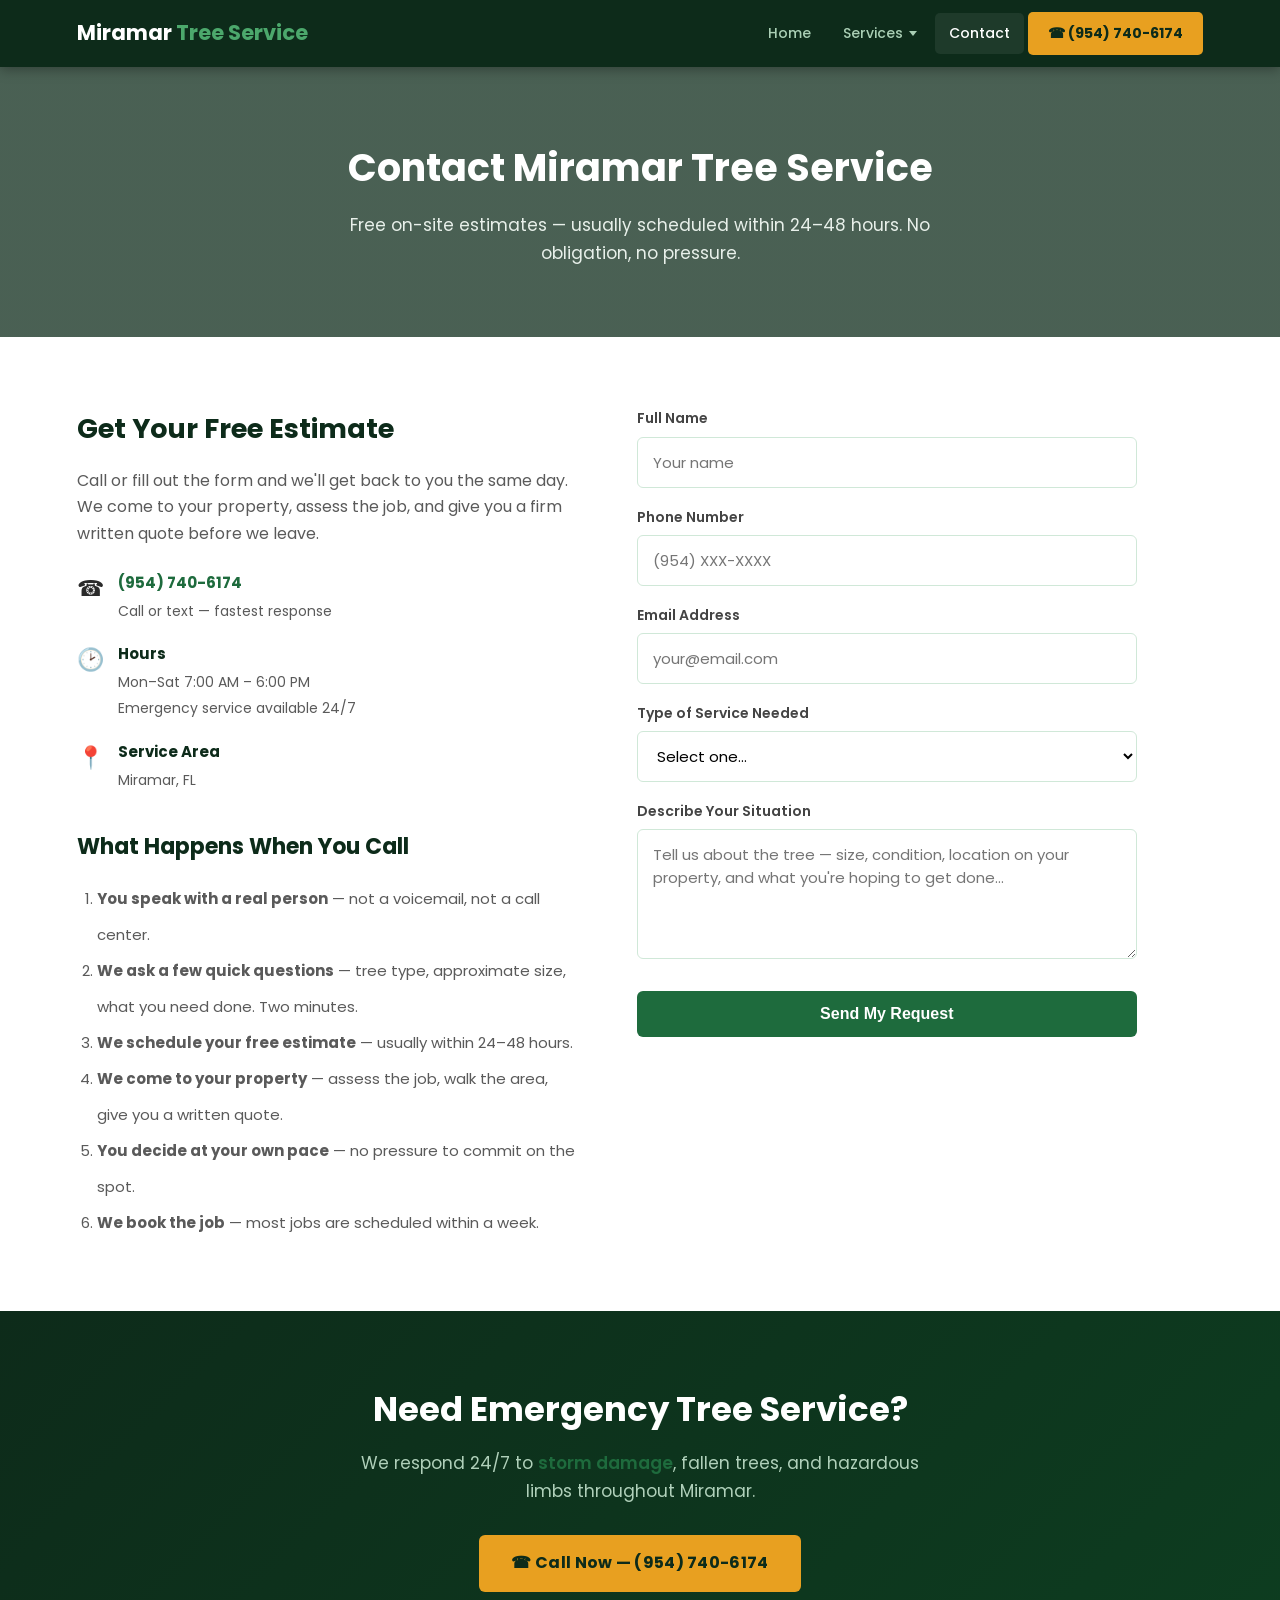
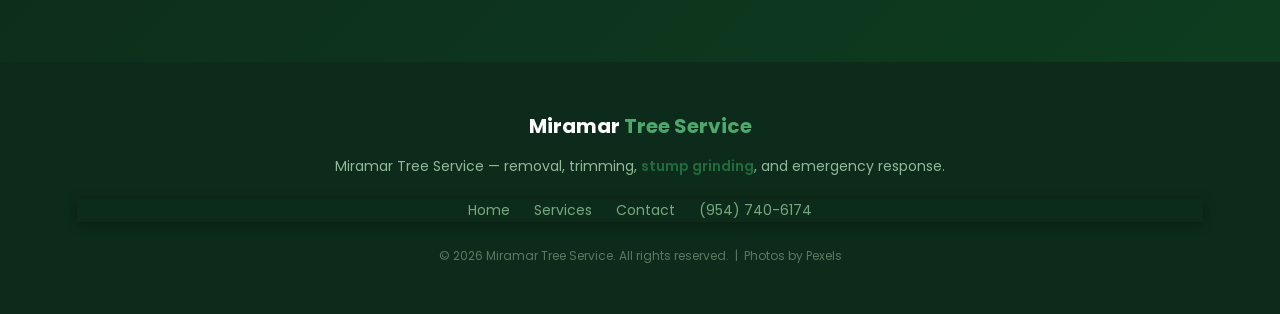
<file: contact.html>
<!DOCTYPE html>

<html lang="en">
<head>
<link href="https://www.treeservicemiramarfl.com/contact.html" rel="canonical"/>
<meta charset="utf-8"/>
<meta content="width=device-width, initial-scale=1.0" name="viewport"/>
<title>Contact Miramar Tree Service | Free Estimates in Miramar, FL</title>
<meta content="Get a free estimate for tree service in Miramar, FL. Call (954) 740-6174 or fill out the form. We serve Miramar, FL and surrounding areas." name="description"/>
<link href="/favicon-32x32.png" rel="icon" sizes="32x32" type="image/png"/>
<link href="/favicon-16x16.png" rel="icon" sizes="16x16" type="image/png"/>
<link href="/favicon.ico" rel="icon" sizes="any"/>
<link href="/apple-touch-icon.png" rel="apple-touch-icon" sizes="180x180"/>
<link href="/android-chrome-192x192.png" rel="icon" sizes="192x192" type="image/png"/>
<link href="/android-chrome-512x512.png" rel="icon" sizes="512x512" type="image/png"/>
<link href="https://fonts.googleapis.com" rel="preconnect"/>
<link crossorigin="" href="https://fonts.gstatic.com" rel="preconnect"/>
<link href="https://fonts.googleapis.com/css2?family=Poppins:wght@400;500;600;700;800&amp;display=swap" rel="stylesheet"/>
<link href="styles.css" rel="stylesheet"/>
<script async="" defer="" src="https://js.hcaptcha.com/1/api.js"></script>
<script type="application/ld+json">
  {
    "@context": "https://schema.org",
    "@type": "LocalBusiness",
    "name": "Miramar Tree Service",
    "telephone": "(954) 740-6174",
    "address": {
      "@type": "PostalAddress",
      "addressLocality": "Miramar",
      "addressRegion": "FL",
      "addressCountry": "US"
    },
    "areaServed": ["Miramar, FL"],
    "openingHours": "Mo-Sa 07:00-18:00"
  }
  </script>
</head>
<body>
<nav>
<div class="nav-logo">Miramar <span>Tree Service</span></div>
<div class="nav-links">
<a href="/">Home</a>
<div class="has-dropdown">
<a href="services.html">Services</a>
<div class="dropdown-menu">
<ul class="dropdown-menu-list">
<li><a href="tree-removal-miramar.html">Tree Removal</a></li>
<li><a href="tree-trimming-miramar.html">Tree Trimming</a></li>
<li><a href="palm-tree-trimming-miramar.html">Palm Trimming</a></li>
<li><a href="stump-grinding-miramar.html">Stump Grinding</a></li>
<li><a href="emergency-tree-service-miramar.html">Emergency &amp; Storm</a></li>
</ul>
</div>
</div>
<a class="active" href="contact.html">Contact</a>
<a class="nav-phone" href="tel:9547406174">☎ (954) 740-6174</a>
</div>
</nav>
<div class="page-header" style="background-image: linear-gradient(rgba(13,43,26,0.75), rgba(13,43,26,0.75)), url('https://images.pexels.com/photos/6174457/pexels-photo-6174457.jpeg?auto=compress&amp;cs=tinysrgb&amp;w=1400'); background-size: cover; background-position: center;">
<h1>Contact Miramar Tree Service</h1>
<p>Free on-site estimates — usually scheduled within 24–48 hours. No obligation, no pressure.</p>
</div>
<section>
<div class="contact-grid">
<div class="contact-info">
<h2>Get Your Free Estimate</h2>
<p>Call or fill out the form and we'll get back to you the same day. We come to your property, assess the job, and give you a firm written quote before we leave.</p>
<div class="contact-detail">
<div class="icon">☎</div>
<div>
<strong><a href="tel:9547406174" style="color: var(--green);">(954) 740-6174</a></strong>
<span>Call or text — fastest response</span>
</div>
</div>
<div class="contact-detail">
<div class="icon">🕑</div>
<div>
<strong>Hours</strong>
<span>Mon–Sat 7:00 AM – 6:00 PM<br/>Emergency service available 24/7</span>
</div>
</div>
<div class="contact-detail">
<div class="icon">📍</div>
<div>
<strong>Service Area</strong>
<span>Miramar, FL</span>
</div>
</div>
<h2 style="margin-top: 36px; font-size: 22px;">What Happens When You Call</h2>
<ol style="padding-left: 20px; line-height: 2.4; color: var(--muted); font-size: 15px; margin-top: 12px;">
<li><strong>You speak with a real person</strong> — not a voicemail, not a call center.</li>
<li><strong>We ask a few quick questions</strong> — tree type, approximate size, what you need done. Two minutes.</li>
<li><strong>We schedule your free estimate</strong> — usually within 24–48 hours.</li>
<li><strong>We come to your property</strong> — assess the job, walk the area, give you a written quote.</li>
<li><strong>You decide at your own pace</strong> — no pressure to commit on the spot.</li>
<li><strong>We book the job</strong> — most jobs are scheduled within a week.</li>
</ol>
</div>
<div>
<form action="https://formspree.io/f/mjglneej" method="POST">
<input name="_subject" type="hidden" value="New Lead — Tree Service in Miramar FL"/>
<div class="form-group">
<label for="name">Full Name</label>
<input id="name" name="name" placeholder="Your name" required="" type="text"/>
</div>
<div class="form-group">
<label for="phone">Phone Number</label>
<input id="phone" name="phone" placeholder="(954) XXX-XXXX" required="" type="tel"/>
</div>
<div class="form-group">
<label for="email">Email Address</label>
<input id="email" name="email" placeholder="your@email.com" type="email"/>
</div>
<div class="form-group">
<label for="service">Type of Service Needed</label>
<select id="service" name="service">
<option value="">Select one...</option>
<option value="tree-removal">Tree Removal</option>
<option value="tree-trimming">Tree Trimming / Pruning</option>
<option value="stump-grinding">Stump Grinding</option>
<option value="emergency">Emergency Tree Service</option>
<option value="assessment">Tree Health Assessment</option>
<option value="lot-clearing">Lot Clearing</option>
<option value="other">Other / Not Sure</option>
</select>
</div>
<div class="form-group">
<label for="message">Describe Your Situation</label>
<textarea id="message" name="message" placeholder="Tell us about the tree — size, condition, location on your property, and what you're hoping to get done..."></textarea>
</div>
<input name="_gotcha" style="display:none" tabindex="-1" type="text"/>
<button class="btn-green" type="submit">Send My Request</button>
</form>
</div>
</div>
</section>
<section class="cta-banner">
<h2>Need Emergency Tree Service?</h2>
<p>We respond 24/7 to <a href="emergency-tree-service-miramar.html" style="color: var(--green); font-weight: 600;">storm damage</a>, fallen trees, and hazardous limbs throughout Miramar.</p>
<div class="cta-actions">
<a class="btn-primary" href="tel:9547406174">☎ Call Now — (954) 740-6174</a>
</div>
</section>
<footer>
<div class="footer-logo">Miramar <span>Tree Service</span></div>
<p>Miramar Tree Service — removal, trimming, <a href="stump-grinding-miramar.html" style="color: var(--green); font-weight: 600;">stump grinding</a>, and emergency response.</p>
<nav>
<a href="/">Home</a>
<a href="services.html">Services</a>
<a href="contact.html">Contact</a>
<a href="tel:9547406174">(954) 740-6174</a>
</nav>
<p class="footer-credit">© 2026 Miramar Tree Service. All rights reserved.  |  <a href="https://www.pexels.com" rel="noopener" style="color: inherit;" target="_blank">Photos by Pexels</a></p>
</footer>
</body>
</html>
</file>
<file: styles.css>
/* =================================
   Tree Service Miramar — Modern Green Theme
   iDeVRM Lead Gen — v2 layout
   ================================= */

* { margin: 0; padding: 0; box-sizing: border-box; }

:root {
  --green: #1e6b3d;
  --green-dark: #0d3d20;
  --green-light: #4ca86c;
  --amber: #e8a020;
  --amber-dark: #c88a10;
  --dark: #0d2b1a;
  --text: #2a2a2a;
  --muted: #5a5a5a;
  --light: #f0f7f2;
  --white: #ffffff;
  --border: #d0e8d8;
  --shadow: 0 4px 24px rgba(0,0,0,0.10);
}

body { font-family: 'Poppins', 'Segoe UI', Arial, sans-serif; color: var(--text); line-height: 1.65; }
a { text-decoration: none; color: inherit; }
img { max-width: 100%; display: block; }

/* ── BUTTONS ── */
.btn-primary {
  display: inline-block;
  background: var(--amber);
  color: var(--dark);
  padding: 15px 32px;
  border-radius: 6px;
  font-size: 16px;
  font-weight: 700;
  letter-spacing: 0.3px;
  transition: background 0.2s, transform 0.15s;
  cursor: pointer;
  border: none;
}
.btn-primary:hover { background: var(--amber-dark); transform: translateY(-1px); }

.btn-outline-white {
  display: inline-block;
  border: 2px solid rgba(255,255,255,0.7);
  color: var(--white);
  padding: 13px 28px;
  border-radius: 6px;
  font-size: 15px;
  font-weight: 600;
  transition: all 0.2s;
}
.btn-outline-white:hover { border-color: var(--white); background: rgba(255,255,255,0.1); }

.btn-green {
  display: inline-block;
  background: var(--green);
  color: var(--white);
  padding: 14px 30px;
  border-radius: 6px;
  font-size: 16px;
  font-weight: 700;
  transition: background 0.2s;
  cursor: pointer;
  border: none;
}
.btn-green:hover { background: var(--green-dark); }

/* ── NAV ── */
nav {
  background: var(--dark);
  padding: 0 6%;
  display: flex;
  align-items: center;
  justify-content: space-between;
  position: sticky;
  top: 0;
  z-index: 100;
  box-shadow: 0 2px 12px rgba(0,0,0,0.35);
}
.nav-logo { color: var(--white); font-size: 21px; font-weight: 700; padding: 16px 0; }
.nav-logo span { color: var(--green-light); }
.nav-links { display: flex; gap: 4px; align-items: center; }
.nav-links a { color: #aacfb5; padding: 9px 14px; font-size: 14px; font-weight: 500; transition: color 0.2s; border-radius: 5px; }
.nav-links a:hover, .nav-links a.active { color: var(--white); background: rgba(255,255,255,0.07); }
.nav-phone {
  background: var(--amber) !important;
  color: var(--dark) !important;
  padding: 10px 20px !important;
  border-radius: 5px;
  font-weight: 700 !important;
  font-size: 14px !important;
}
.nav-phone:hover { background: var(--amber-dark) !important; }

/* ── SPLIT HERO ── */
.hero-split {
  display: grid;
  grid-template-columns: 1fr 1fr;
  min-height: 540px;
}
.hero-text {
  background: var(--dark);
  padding: 70px 6% 70px 6%;
  display: flex;
  flex-direction: column;
  justify-content: center;
}
.hero-badge {
  display: inline-block;
  background: var(--green);
  color: var(--white);
  font-size: 12px;
  font-weight: 700;
  letter-spacing: 1.5px;
  text-transform: uppercase;
  padding: 6px 14px;
  border-radius: 30px;
  margin-bottom: 20px;
}
.hero-text h1 { color: var(--white); font-size: 40px; line-height: 1.2; margin-bottom: 16px; }
.hero-text h1 span { color: var(--green-light); }
.hero-text p { color: #c0d8c8; font-size: 17px; margin-bottom: 28px; }
.hero-phone-block { margin-bottom: 28px; }
.hero-phone-block a { color: var(--amber); font-size: 26px; font-weight: 700; display: block; }
.hero-phone-block small { color: #88b898; font-size: 13px; }
.hero-ctas { display: flex; gap: 12px; flex-wrap: wrap; }
.hero-image { position: relative; overflow: hidden; }
.hero-image img { width: 100%; height: 100%; object-fit: cover; }

/* ── TRUST BAR ── */
.trust-bar {
  background: var(--green);
  padding: 24px 6%;
  display: flex;
  justify-content: center;
  gap: 40px;
  flex-wrap: wrap;
}
.trust-bar-item { display: flex; align-items: center; gap: 10px; color: var(--white); font-size: 14px; font-weight: 600; }
.trust-bar-item span { font-size: 22px; }

/* ── SECTIONS ── */
section { padding: 70px 6%; }
.bg-light { background: var(--light); }
.section-label {
  display: inline-block;
  color: var(--green);
  font-size: 12px;
  font-weight: 700;
  letter-spacing: 2px;
  text-transform: uppercase;
  margin-bottom: 10px;
}
.section-title { font-size: 32px; font-weight: 700; color: var(--dark); margin-bottom: 14px; line-height: 1.25; }
.section-sub { color: var(--muted); font-size: 16px; margin-bottom: 36px; }

/* ── CONTENT + PHOTO SPLITS ── */
.split-section {
  display: grid;
  grid-template-columns: 1fr 1fr;
  gap: 60px;
  align-items: center;
}
.split-section.reverse { direction: rtl; }
.split-section.reverse > * { direction: ltr; }
.split-photo {
  border-radius: 12px;
  overflow: hidden;
  box-shadow: var(--shadow);
}
.split-photo img { width: 100%; height: 380px; object-fit: cover; }
.split-content p { color: var(--muted); font-size: 16px; line-height: 1.7; margin-bottom: 16px; }

/* ── SERVICE CARDS ── */
.services-grid { display: grid; grid-template-columns: repeat(auto-fill, minmax(270px, 1fr)); gap: 24px; margin-top: 8px; }
.service-card {
  background: var(--white);
  border-radius: 10px;
  padding: 30px 26px;
  box-shadow: var(--shadow);
  border-left: 5px solid var(--green);
  transition: transform 0.2s, box-shadow 0.2s;
}
.service-card:hover { transform: translateY(-4px); box-shadow: 0 10px 32px rgba(0,0,0,0.13); }
.service-card .card-icon { font-size: 32px; margin-bottom: 14px; }
.service-card h3 { font-size: 18px; font-weight: 700; margin-bottom: 10px; color: var(--dark); }
.service-card p { font-size: 15px; color: var(--muted); line-height: 1.6; }
.service-card a { color: var(--green); font-weight: 600; font-size: 14px; display: inline-block; margin-top: 12px; }
.service-card a:hover { color: var(--green-dark); text-decoration: underline; }

/* ── PROCESS STEPS ── */
.steps-list { list-style: none; }
.step-item { display: flex; gap: 20px; margin-bottom: 28px; align-items: flex-start; }
.step-num {
  flex-shrink: 0;
  width: 42px;
  height: 42px;
  background: var(--green);
  color: var(--white);
  border-radius: 50%;
  display: flex;
  align-items: center;
  justify-content: center;
  font-weight: 700;
  font-size: 16px;
}
.step-item h3 { font-size: 17px; font-weight: 700; margin-bottom: 6px; color: var(--dark); }
.step-item p { font-size: 15px; color: var(--muted); }

/* ── PRICING CARDS ── */
.pricing-grid { display: grid; grid-template-columns: repeat(auto-fill, minmax(200px, 1fr)); gap: 20px; margin-top: 10px; }
.price-card { background: var(--white); border-radius: 10px; padding: 24px 20px; text-align: center; box-shadow: var(--shadow); }
.price-card h3 { font-size: 15px; font-weight: 600; color: var(--muted); margin-bottom: 10px; }
.price-range { font-size: 22px; font-weight: 700; color: var(--green); margin-bottom: 6px; }
.price-card p { font-size: 13px; color: #888; }

/* ── FAQ ── */
.faq-list { max-width: 820px; }
.faq-item { border-bottom: 1px solid var(--border); padding: 22px 0; }
.faq-item h3 { font-size: 17px; font-weight: 600; color: var(--dark); margin-bottom: 10px; }
.faq-item p { color: var(--muted); font-size: 15px; line-height: 1.65; }

/* ── CTA BANNER ── */
.cta-banner {
  background: linear-gradient(135deg, var(--dark) 0%, var(--green-dark) 100%);
  padding: 70px 6%;
  text-align: center;
}
.cta-banner h2 { color: var(--white); font-size: 34px; font-weight: 700; margin-bottom: 12px; }
.cta-banner p { color: #b0d0ba; font-size: 17px; margin-bottom: 30px; max-width: 600px; margin-left: auto; margin-right: auto; }
.cta-banner .cta-actions { display: flex; gap: 16px; justify-content: center; flex-wrap: wrap; }

/* ── PAGE HEADER ── */
.page-header {
  background-size: cover;
  background-position: center;
  background-repeat: no-repeat;
  padding: 70px 6%;
  text-align: center;
}
.page-header h1 { color: var(--white); font-size: 38px; font-weight: 700; margin-bottom: 12px; }
.page-header p { color: #e8f0ea; font-size: 17px; max-width: 620px; margin: 0 auto; }

/* ── CONTACT FORM ── */
.contact-grid { display: grid; grid-template-columns: 1fr 1fr; gap: 60px; max-width: 1060px; }
.contact-info h2 { font-size: 27px; font-weight: 700; margin-bottom: 16px; color: var(--dark); }
.contact-info p { color: var(--muted); margin-bottom: 24px; font-size: 16px; }
.contact-detail { display: flex; align-items: flex-start; gap: 14px; margin-bottom: 18px; }
.contact-detail .icon { font-size: 22px; }
.contact-detail strong { display: block; color: var(--dark); font-size: 15px; margin-bottom: 2px; }
.contact-detail span { font-size: 14px; color: var(--muted); }
form .form-group { margin-bottom: 18px; }
form label { display: block; font-weight: 600; margin-bottom: 6px; font-size: 14px; color: #444; }
form input, form textarea, form select {
  width: 100%;
  padding: 13px 15px;
  border: 1.5px solid var(--border);
  border-radius: 6px;
  font-size: 15px;
  font-family: inherit;
  transition: border-color 0.2s;
  background: var(--white);
}
form input:focus, form textarea:focus, form select:focus { border-color: var(--green); outline: none; }
form textarea { height: 130px; resize: vertical; }
form button { width: 100%; margin-top: 6px; font-size: 16px; padding: 16px; }

/* ── SERVICE AREAS ── */
.areas-grid { display: grid; grid-template-columns: repeat(auto-fill, minmax(200px, 1fr)); gap: 16px; }
.area-card { background: var(--white); border-radius: 8px; padding: 20px; box-shadow: 0 2px 10px rgba(0,0,0,0.07); border-top: 3px solid var(--green); }
.area-card h3 { font-size: 15px; font-weight: 700; color: var(--dark); margin-bottom: 6px; }
.area-card p { font-size: 13px; color: var(--muted); }

/* ── FOOTER ── */
footer {
  background: var(--dark);
  color: #90b89a;
  padding: 48px 6%;
  text-align: center;
}
footer .footer-logo { color: var(--white); font-size: 20px; font-weight: 700; margin-bottom: 12px; }
footer .footer-logo span { color: var(--green-light); }
footer p { font-size: 14px; line-height: 1.7; }
footer nav { margin-top: 20px; display: flex; justify-content: center; gap: 24px; flex-wrap: wrap; }
footer nav a { color: #78a882; font-size: 14px; transition: color 0.2s; }
footer nav a:hover { color: var(--white); }
.footer-credit { margin-top: 24px; font-size: 12px; color: #5a7860; }

/* ── RESPONSIVE ── */
@media (max-width: 900px) {
  .hero-split { grid-template-columns: 1fr; }
  .hero-image { height: 280px; }
  .hero-image img { height: 280px; }
  .split-section, .split-section.reverse { grid-template-columns: 1fr; direction: ltr; }
  .contact-grid { grid-template-columns: 1fr; }
}
@media (max-width: 768px) {
  nav { flex-wrap: wrap; padding: 12px 5%; gap: 8px; }
  .nav-links { flex-wrap: wrap; gap: 4px; }
  .hero-text { padding: 50px 5%; }
  .hero-text h1 { font-size: 28px; }
  section { padding: 50px 5%; }
  .section-title { font-size: 26px; }
  .trust-bar { gap: 20px; padding: 20px 5%; }
  .cta-banner h2 { font-size: 26px; }
  .page-header h1 { font-size: 28px; }
}


/* ---- Services nav dropdown ---- */
.nav-links .has-dropdown { position: relative; display: inline-flex; align-items: center; }
.has-dropdown > a { display: inline-flex; align-items: center; gap: 6px; }
.has-dropdown > a::after {
  content: ""; width: 0; height: 0;
  border-left: 4px solid transparent; border-right: 4px solid transparent;
  border-top: 5px solid currentColor;
}
/* padding-top (not margin) keeps the gap inside the hover target */
.dropdown-menu {
  display: none; position: absolute; top: 100%; left: -14px;
  padding-top: 14px; min-width: 240px; z-index: 200;
}
.has-dropdown:hover .dropdown-menu,
.has-dropdown:focus-within .dropdown-menu { display: block; }
.dropdown-menu-list {
  list-style: none; margin: 0; padding: 8px 0;
  background: var(--dark);
  border: 1px solid rgba(255,255,255,0.10);
  border-top: 3px solid var(--green-light);
  border-radius: 6px;
  box-shadow: 0 12px 30px rgba(0,0,0,0.40);
}
.dropdown-menu-list li + li { border-top: 1px solid rgba(255,255,255,0.07); }
.dropdown-menu-list a {
  display: block; padding: 11px 20px;
  color: #aacfb5; font-size: 14px; font-weight: 500;
  white-space: nowrap; border-radius: 0;
}
.dropdown-menu-list a:hover { background: rgba(255,255,255,0.08); color: #fff; }
@media (max-width: 860px) {
  .dropdown-menu { position: static; padding-top: 6px; min-width: 0; }
  .dropdown-menu-list { box-shadow: none; }
}
</file>
